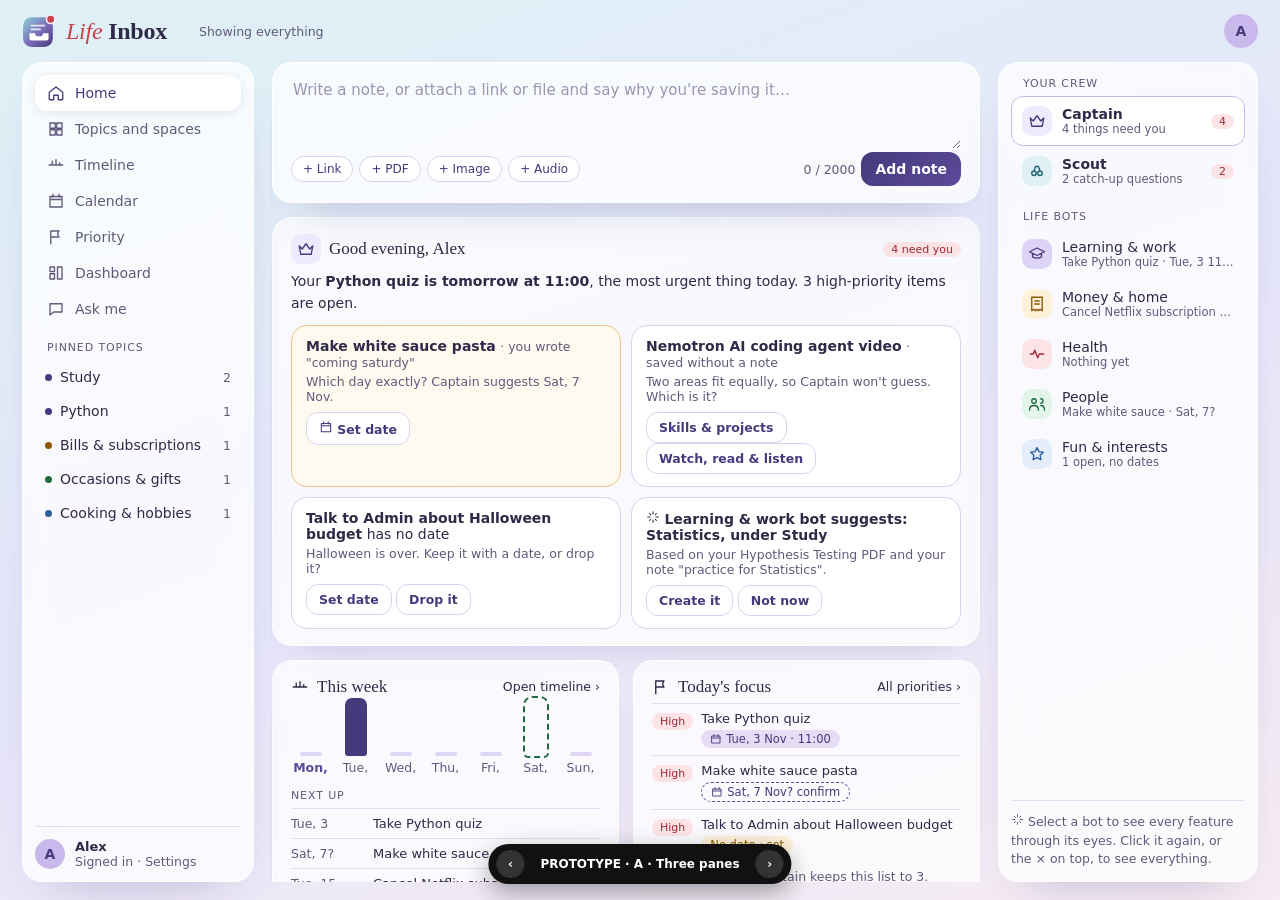
<file: docs/design/prototype/new-ui-prototype.html>
<!doctype html>
<!--
  PROTOTYPE: throwaway, not production code. Do not link from the app.
  Question it answers: "What should the redesigned Life Inbox home look like?"
  Three structurally different arrangements of the agreed three-pane idea,
  switchable with ?variant=A|B|C (floating bar at the bottom, or the arrow keys):
    A  Three panes: features left, composer + content centre, bots right (owner's pick;
       revised: fits the window, no dead space, home is a card grid, topics pack as masonry)
    B  Captain conversation: chat-style centre, features rail left, "studio" view panel right
    C  Today focus: one calm centre column, features and bots as slim rails that open sheets
  Data is the owner's real sample notes, hard-coded. Nothing is saved; reload resets it.
  Life bots are the five areas from docs/research-life-categories.md, 3 default topics each,
  filed by rules R1-R6; an unclear note waits in Captain's "Needs you" (no catch-all topic).
  Styling copies the calm "Enter your Life" login palette (powder blue, lavender, soft red).
-->
<html lang="en">
<head>
<meta charset="utf-8" />
<meta name="viewport" content="width=device-width, initial-scale=1" />
<title>PROTOTYPE · Life Inbox new UI</title>
<style>
:root{--powder:#b0e0e6;--powder-soft:#dff1f5;--lav:#e6e6fa;--lav-mid:#c9b8ec;--lav-deep:#5b4a99;--lav-deeper:#463a7c;--rose:#f3c4cc;--red:#c8414d;--red-soft:#fbe3e6;--ink:#2e2a47;--ink-soft:#5f5a7a;--line:#d9d3ee;--card:rgba(255,255,255,.74);--amber-soft:#fdf1d8;--amber:#8a5a00;--green-soft:#e3f4ea;--green:#1f6b3f;
--serif:"Iowan Old Style","Palatino Linotype",Palatino,Georgia,serif;--sans:system-ui,-apple-system,"Segoe UI",Roboto,Arial,sans-serif}
*{box-sizing:border-box}[hidden]{display:none!important}
body{margin:0;min-height:100vh;font-family:var(--sans);color:var(--ink);font-size:14px;background:linear-gradient(160deg,var(--powder-soft) 0%,var(--lav) 52%,#f7ecf3 100%);background-attachment:fixed}
button{font:inherit;cursor:pointer}
.glass{background:var(--card);border:1px solid rgba(255,255,255,.85);border-radius:20px;box-shadow:0 24px 50px -30px rgba(70,58,124,.35);backdrop-filter:blur(14px)}
.top{display:flex;align-items:center;gap:14px;padding:14px 22px}
.wm{display:flex;align-items:center;gap:10px;font-family:var(--serif);font-weight:600;font-size:24px;letter-spacing:-.01em}
.wm i{font-style:italic;font-weight:500;color:var(--red)}
.lens{display:inline-flex;align-items:center;gap:6px;padding:5px 10px;border-radius:999px;background:var(--lav-deep);color:#fff;font-size:12px}
.lens button{background:none;border:0;color:#fff;padding:0 2px;font-size:14px}
.av{width:34px;height:34px;border-radius:50%;background:var(--lav-mid);display:grid;place-items:center;font-weight:600;color:var(--lav-deeper);margin-left:auto}
.nav{display:flex;align-items:center;gap:10px;padding:9px 12px;border-radius:12px;color:var(--ink-soft);border:0;background:none;width:100%;text-align:left}
.nav:hover{background:rgba(255,255,255,.6)}.nav.on{background:#fff;color:var(--lav-deeper);box-shadow:0 2px 8px rgba(70,58,124,.12)}
.nav svg{flex:none}
.sec{font-size:11px;letter-spacing:.08em;text-transform:uppercase;color:var(--ink-soft);margin:14px 12px 6px}
.bot{display:flex;align-items:center;gap:10px;padding:9px 10px;border-radius:12px;border:1px solid transparent;background:none;width:100%;text-align:left;color:var(--ink)}
.bot:hover{background:rgba(255,255,255,.6)}.bot.on{background:#fff;border-color:var(--lav-mid)}
.bico{width:30px;height:30px;border-radius:10px;display:grid;place-items:center;flex:none}
.badge{margin-left:auto;font-size:11px;padding:1px 8px;border-radius:999px;background:var(--red-soft);color:#9f2a35}
.h1{font-family:var(--serif);font-weight:500;font-size:26px;margin:0}
.h2{font-family:var(--serif);font-weight:500;font-size:20px;margin:0}
.mut{color:var(--ink-soft);font-size:12.5px}
.chip{display:inline-flex;align-items:center;gap:4px;font-size:11.5px;padding:2px 9px;border-radius:999px;background:rgba(201,184,236,.45);color:var(--lav-deeper);border:0;white-space:nowrap}
button.chip:hover{background:var(--lav-mid)}
.pri{font-size:11px;padding:2px 8px;border-radius:999px;white-space:nowrap}
.p-hi{background:var(--red-soft);color:#9f2a35}.p-md{background:var(--amber-soft);color:var(--amber)}.p-lo{background:rgba(176,224,230,.55);color:#1f6170}
.row{display:flex;align-items:center;gap:10px;padding:10px 0;border-top:1px solid rgba(201,184,236,.45)}
.link{background:none;border:0;padding:0;color:var(--ink);text-align:left}.link:hover{color:var(--lav-deep);text-decoration:underline}
.btn{border:0;border-radius:12px;padding:9px 14px;background:linear-gradient(135deg,var(--lav-deeper),var(--lav-deep));color:#fff;font-weight:600}
.btn2{border:1.5px solid var(--line);border-radius:12px;padding:7px 12px;background:#fff;color:var(--lav-deeper);font-weight:600;font-size:12.5px}
.btn2:hover{border-color:var(--lav-deep)}
.compose{padding:16px 18px}
.compose textarea{width:100%;min-height:70px;border:0;background:transparent;resize:vertical;font:inherit;font-size:15px;color:var(--ink);outline:none}
.compose textarea::placeholder{color:#9a95b3}
.att{display:flex;gap:6px;flex-wrap:wrap;align-items:center}
.attb{border:1.5px solid var(--line);background:#fff;border-radius:999px;padding:5px 11px;font-size:12px;color:var(--lav-deeper)}
.attchip{display:inline-flex;align-items:center;gap:8px;margin:8px 0;padding:6px 10px;border-radius:12px;background:var(--powder-soft);font-size:12.5px}
.grid-tiles{display:grid;grid-template-columns:repeat(auto-fill,minmax(170px,1fr));gap:12px}
.tile{background:#fff;border:1px solid var(--line);border-radius:16px;padding:14px;text-align:left;color:var(--ink)}
.tile:hover{border-color:var(--lav-deep);transform:translateY(-1px)}
.cal{display:grid;grid-template-columns:repeat(7,1fr);gap:6px}
.day{background:#fff;border:1px solid var(--line);border-radius:12px;min-height:64px;padding:6px;text-align:left;font-size:12px;color:var(--ink)}
.day:hover{border-color:var(--lav-deep)}.day.today{outline:2px solid var(--lav-deep)}
.dot{display:inline-block;width:7px;height:7px;border-radius:50%;margin:4px 2px 0 0}
.dash{border:1.5px dashed var(--lav-deep);background:transparent}
.cols{display:grid;grid-template-columns:repeat(3,minmax(0,1fr));gap:10px}
.col{background:rgba(255,255,255,.55);border-radius:16px;padding:10px}
.tcard{background:#fff;border:1px solid var(--line);border-radius:12px;padding:9px 10px;margin-top:8px;text-align:left;width:100%;color:var(--ink)}
.tcard:hover{border-color:var(--lav-deep)}
.metric{background:#fff;border-radius:16px;padding:14px;border:1px solid var(--line)}
.metric b{display:block;font-family:var(--serif);font-weight:500;font-size:28px}
.bar{height:10px;border-radius:999px;background:rgba(201,184,236,.35);overflow:hidden}.bar>span{display:block;height:100%;border-radius:999px;background:linear-gradient(90deg,var(--powder),var(--lav-deep))}
.need{background:#fff;border:1px solid var(--line);border-radius:16px;padding:12px 14px;margin-top:10px}
.needs{display:flex;flex-wrap:wrap;gap:10px;margin-top:10px}.needs>.need{flex:1 1 230px;margin-top:0}
.need.warn{border-color:#f0c38a;background:#fffaf0}
.pop{position:absolute;z-index:30;width:290px;padding:14px;border-radius:18px;background:#fff;border:1px solid var(--line);box-shadow:0 24px 50px -20px rgba(70,58,124,.5)}
.pcal{display:grid;grid-template-columns:repeat(7,1fr);gap:3px;text-align:center;font-size:12px;margin-top:8px}
.pcal button{border:0;background:none;border-radius:8px;padding:6px 0;color:var(--ink)}.pcal button:hover{background:var(--lav)}
.pcal .sel{background:var(--lav-deep);color:#fff}.pcal .sug{outline:1.5px dashed var(--lav-deep)}
.sheet-bg{position:fixed;inset:0;background:rgba(46,42,71,.25);z-index:20;display:flex;justify-content:flex-end}
.sheet{width:min(560px,100%);height:100%;overflow:auto;padding:22px;background:#fbfaff;border-left:1px solid var(--line)}
.bubble{max-width:82%;padding:10px 14px;border-radius:16px;line-height:1.55}
.b-me{margin-left:auto;background:var(--lav-deep);color:#fff;border-bottom-right-radius:4px}
.b-ai{background:#fff;border:1px solid var(--line);border-bottom-left-radius:4px}
.how{margin-top:8px;padding:8px 10px;border-radius:12px;background:var(--powder-soft);font-size:12px;color:#1f4f59}
.cite{border:0;background:var(--lav);color:var(--lav-deeper);border-radius:6px;padding:0 5px;font-size:11px;vertical-align:1px}
.toast{position:fixed;left:50%;top:18px;transform:translateX(-50%);z-index:60;background:var(--ink);color:#fff;padding:10px 16px;border-radius:12px;font-size:13px}
.proto{position:fixed;left:50%;bottom:16px;transform:translateX(-50%);z-index:70;display:flex;align-items:center;gap:6px;background:#111;color:#fff;border-radius:999px;padding:6px 8px;font:600 12px/1 var(--sans);box-shadow:0 8px 24px rgba(0,0,0,.35)}
.proto button{background:#333;color:#fff;border:0;border-radius:999px;width:28px;height:28px}
.proto span{padding:0 10px}
/* layouts */
.shellA{height:100vh;display:flex;flex-direction:column;overflow:hidden}
.A{flex:1;min-height:0;display:grid;grid-template-columns:232px minmax(0,1fr) 260px;gap:16px;padding:0 22px 18px}
.paneA{min-height:0;overflow:auto;display:flex;flex-direction:column;padding:12px}
.centerA{min-height:0;overflow:auto;display:flex;flex-direction:column;gap:14px;padding:0 2px 64px}
.homeGrid{display:grid;grid-template-columns:repeat(auto-fit,minmax(250px,1fr));gap:14px}
.card{background:var(--card);border:1px solid rgba(255,255,255,.85);border-radius:20px;padding:16px 18px;box-shadow:0 18px 40px -30px rgba(70,58,124,.35)}
.cardHead{display:flex;align-items:center;gap:8px;margin-bottom:6px}
.cardHead .h2{font-size:17px}
.mini{display:flex;align-items:center;gap:8px;padding:7px 0;border-top:1px solid rgba(201,184,236,.45);font-size:13px}
.botline{font-size:11.5px;color:var(--ink-soft);white-space:nowrap;overflow:hidden;text-overflow:ellipsis}
.masonry{display:grid;grid-template-columns:repeat(auto-fill,minmax(250px,1fr));grid-auto-rows:6px;grid-auto-flow:dense;column-gap:14px;align-items:start}
.ghost{background:transparent;border:1.5px dashed var(--lav-mid);box-shadow:none}
.masonry>.group{margin:0}
.trow{display:flex;align-items:center;gap:8px;width:100%;padding:9px 10px;border:0;border-radius:12px;background:transparent;text-align:left;color:var(--ink)}
.trow:hover{background:rgba(255,255,255,.8)}
.trow.sub{padding-left:30px;font-size:13px}
.trow.empty{color:var(--ink-soft)}
.count{margin-left:auto;font-family:var(--serif);font-size:18px}
.paneFoot{margin-top:auto;padding-top:12px;border-top:1px solid rgba(201,184,236,.45)}
.spark{display:flex;align-items:flex-end;gap:6px;height:70px;margin:8px 0 4px}
.spark>div{flex:1;display:flex;flex-direction:column;align-items:center;gap:4px}
.spark span.b{width:100%;max-width:22px;border-radius:7px 7px 3px 3px}
.B{display:grid;grid-template-columns:230px minmax(0,1fr) minmax(0,440px);gap:16px;padding:0 22px 80px}
.C{display:grid;grid-template-columns:64px minmax(0,760px) 64px;justify-content:center;gap:22px;padding:0 22px 80px}
.rail{display:flex;flex-direction:column;gap:6px;align-items:center;padding:10px 0;position:sticky;top:12px;height:fit-content}
.rbtn{width:46px;height:46px;border-radius:14px;border:0;background:rgba(255,255,255,.6);display:grid;place-items:center;color:var(--ink-soft);position:relative}
.rbtn:hover,.rbtn.on{background:#fff;color:var(--lav-deeper)}
.rbtn .badge{position:absolute;top:-4px;right:-6px;margin:0}
@media (max-width:900px){.shellA{height:auto;overflow:visible}.centerA,.paneA{overflow:visible}.A,.B{grid-template-columns:1fr}.C{grid-template-columns:1fr}.rail{flex-direction:row;position:static;justify-content:center;flex-wrap:wrap}}
</style>
</head>
<body>
<div id="app"></div>
<div id="layer"></div>
<div class="proto" id="proto"></div>
<script>
// ---------------------------------------------------------------- icons
const I={home:'M3 11l9-7 9 7v9a1 1 0 0 1-1 1h-5v-6H9v6H4a1 1 0 0 1-1-1z',topics:'M4 4h7v7H4zM13 4h7v7h-7zM4 13h7v7H4zM13 13h7v7h-7z',timeline:'M3 12h18M7 12V7M12 12V5M17 12V9',calendar:'M4 6h16v14H4zM4 10h16M8 3v4M16 3v4',flag:'M5 21V4h11l-2 4 2 4H5',dash:'M4 13h6v7H4zM14 4h6v16h-6zM4 4h6v6H4z',ask:'M4 5h16v11H9l-5 4z',crown:'M3 8l4 4 5-7 5 7 4-4-2 11H5z',scout:'M5 15a3 3 0 1 0 6 0 3 3 0 1 0-6 0M13 15a3 3 0 1 0 6 0 3 3 0 1 0-6 0M8 12l2-6h4l2 6',learn:'M2 9l10-5 10 5-10 5zM6 11v5c3 2 9 2 12 0v-5',money:'M5 3h14v18l-3-2-2 2-2-2-2 2-2-2-3 2zM9 8h6M9 12h6',health:'M3 12h4l2-5 4 10 2-5h6',fun:'M12 3.5l2.6 5.3 5.9.9-4.3 4.1 1 5.8-5.2-2.8-5.2 2.8 1-5.8-4.3-4.1 5.9-.9z',people:'M8 11a3 3 0 1 0 0-6 3 3 0 0 0 0 6zM2 20c0-4 3-6 6-6s6 2 6 6M17 11a3 3 0 1 0 0-6M17 14c3 0 5 2 5 6',x:'M6 6l12 12M18 6L6 18',back:'M15 6l-6 6 6 6',link:'M10 14a4 4 0 0 0 6 0l3-3a4 4 0 0 0-6-6l-1 1M14 10a4 4 0 0 0-6 0l-3 3a4 4 0 0 0 6 6l1-1',spark:'M12 3v4M12 17v4M3 12h4M17 12h4M6 6l2 2M16 16l2 2M6 18l2-2M16 8l2-2'};
const ic=(n,s=18)=>`<svg width="${s}" height="${s}" viewBox="0 0 24 24" fill="none" stroke="currentColor" stroke-width="1.8" stroke-linecap="round" stroke-linejoin="round" aria-hidden="true"><path d="${I[n]}"/></svg>`;
const esc=s=>String(s??'').replace(/[&<>"]/g,c=>({'&':'&amp;','<':'&lt;','>':'&gt;','"':'&quot;'}[c]));

// ---------------------------------------------------------------- data (owner's real sample notes)
// The five life areas (docs/research-life-categories.md). Each starts with 3 default topics;
// Python and Pill reminder are the owner's own subtopics, showing users can add more.
const BOTS={
 learn:{n:'Learning & work',i:'learn',c:'#dcd3f7',fg:'#463a7c',topics:['Study','Python','Work & career','Skills & projects']},
 money:{n:'Money & home',i:'money',c:'#fdf1d8',fg:'#8a5a00',topics:['Bills & subscriptions','Bank, tax & documents','Home & errands']},
 health:{n:'Health',i:'health',c:'#fbe3e6',fg:'#9f2a35',topics:['Medicines & doctors','Pill reminder','Fitness & food','Mind & mood']},
 people:{n:'People',i:'people',c:'#e3f4ea',fg:'#1f6b3f',topics:['Family','Friends & partner','Occasions & gifts']},
 fun:{n:'Fun & interests',i:'fun',c:'#e3edfb',fg:'#2f5e9e',topics:['Watch, read & listen','Cooking & hobbies','Trips & places']}};
const TOPICS={'Study':{bot:'learn',parent:null,d:'Courses, exams, assignments, college life'},'Python':{bot:'learn',parent:'Study',d:'I want to learn Python'},
 'Work & career':{bot:'learn',parent:null,d:'Job or internship tasks, meetings, interviews'},'Skills & projects':{bot:'learn',parent:null,d:'Tutorials, tools to try, side projects, app ideas'},
 'Bills & subscriptions':{bot:'money',parent:null,d:'Rent, bills, EMIs, subscriptions, fees'},'Bank, tax & documents':{bot:'money',parent:null,d:'Savings, tax, insurance, IDs, warranties'},'Home & errands':{bot:'money',parent:null,d:'Groceries, shopping, chores, repairs, pets'},
 'Medicines & doctors':{bot:'health',parent:null,d:'Pills, refills, appointments, tests'},'Pill reminder':{bot:'health',parent:'Medicines & doctors',d:'When to take which pills'},
 'Fitness & food':{bot:'health',parent:null,d:'Workouts, sport, sleep, diet'},'Mind & mood':{bot:'health',parent:null,d:'Stress, therapy, meditation, journaling'},
 'Family':{bot:'people',parent:null,d:'Parents, siblings, kids: needs and plans'},'Friends & partner':{bot:'people',parent:null,d:'Catch-ups, people to call or message'},'Occasions & gifts':{bot:'people',parent:null,d:'Birthdays, dates, weddings, parties, gifts'},
 'Watch, read & listen':{bot:'fun',parent:null,d:'Shows, films, books, podcasts, videos'},'Cooking & hobbies':{bot:'fun',parent:null,d:'Recipes to try, games, crafts'},'Trips & places':{bot:'fun',parent:null,d:'Holidays, bookings, packing, places to visit'}};
// rule = the boundary rule (R1-R6) that decided the area; shown under "Why it's here".
// status 'needs' = Captain wasn't sure (R6): the note waits in "Needs you" with its choices.
let ITEMS=[
 {id:1,title:'Take Python quiz',topic:'Python',type:'Note',pri:'hi',date:'2026-11-03',time:'11:00',conf:'note',note:null,src:'I need to give Python quiz tomorrow at 11:00am',why:'Explicit exam tomorrow at 11:00',rule:'R5 · the subject decides: a course quiz',status:'open'},
 {id:2,title:'Make white sauce pasta',topic:'Occasions & gifts',type:'Link',pri:'hi',date:null,sug:'2026-11-07',fuzzy:'coming saturdy',note:'I want to make White Sauce Pasta for my Date on coming saturdy.',src:'youtube.com · Kabita\'s Kitchen · creamy white sauce pasta recipe',why:'Planned for a date on Saturday',rule:'R3 · your purpose beats the content: it\'s a recipe, but it\'s "for my Date"',status:'open'},
 {id:3,title:'Talk to Admin about Halloween budget',topic:'Study',type:'Image',pri:'hi',date:null,note:'I have to talk to Admin team of my college about budget for Halloween event.',src:'Halloween final Mail communication image.png (text not readable yet)',why:'Discussion needed about an event budget',rule:'R4 · it\'s the college\'s budget, not your money',status:'open'},
 {id:4,title:'Practice Statistics hypothesis testing',topic:'Study',type:'PDF',pri:'md',date:null,note:'These are the questions I need to practice for Statistics.',src:'8 PP - Hypothesis Testing.pdf',why:'Practice to do, no deadline',rule:'R3 · your note says it\'s "for Statistics"',status:'open'},
 {id:5,title:'Cancel Netflix subscription',topic:'Bills & subscriptions',type:'Note',pri:'md',date:'2026-12-15',conf:'note',note:null,src:'I need to cancel my Netflix subscription on 15th December 2026',why:'Scheduled, not urgent yet',rule:'R2 · cancelling a subscription is a money task, even for a show',status:'open'},
 {id:6,title:'Butter chicken recipe',topic:'Cooking & hobbies',type:'Note',pri:'lo',date:null,note:null,src:'Butter chicken: marinate 500 g chicken in yogurt, ginger-garlic paste…',why:'Saved for someday',rule:'R5 · a recipe to try, with no occasion',status:'open'},
 {id:7,title:'Nemotron AI coding agent video',topic:null,choices:['Skills & projects','Watch, read & listen'],type:'Link',pri:'lo',date:null,note:null,src:'youtube.com · The free AI coding agent you need to try',why:'A coding-tool video saved without a note',hint:'saved without a note',rule:'R6 · two areas fit equally, so Captain asks instead of guessing',status:'needs'}];
const MEMORY={learn:[['Student, learning Python and Statistics','notes #1, #4'],['Organises a college Halloween event','note #3'],['Python quiz on Tue 3 Nov, 11:00','note #1 (time memory)']],
 money:[['Tracks subscriptions to cancel','note #5'],['Netflix cancel on 15 Dec','note #5 (time memory)']],
 health:[], people:[['Date night planned for Saturday','note #2 (time memory, unconfirmed)']], fun:[['Likes cooking Indian food and pasta','notes #2, #6']]};
const TODAY=new Date(2026,10,2);
let S={variant:new URLSearchParams(location.search).get('variant')||'A',lens:null,view:'home',topicPage:null,sheet:null,askLog:[],attach:null,scout:{done:{}},notice:null,studio:'calendar'};
const botOf=it=>TOPICS[it.topic]?.bot;
const vis=()=>ITEMS.filter(it=>it.status==='open'&&(!S.lens||botOf(it)===S.lens));
const fmt=d=>{if(!d)return'';const x=new Date(d+'T00:00');return x.toLocaleDateString('en-GB',{weekday:'short',day:'numeric',month:'short'})};
const pathOf=t=>{const tp=TOPICS[t];return tp.parent?[tp.parent,t]:[t]};
const priLabel={hi:'High',md:'Medium',lo:'Low'};
const needs=()=>{const n=[];ITEMS.filter(i=>i.status==='open'&&i.fuzzy&&!i.date).forEach(i=>n.push({k:'date',i}));ITEMS.filter(i=>i.status==='needs').forEach(i=>n.push({k:'area',i}));ITEMS.filter(i=>i.status==='open'&&i.id===3&&!i.date).forEach(i=>n.push({k:'nodate',i}));if(!S.statDone)n.push({k:'topic'});return n};
const scoutQs=[{id:3,q:'Halloween was on 31 Oct. Still need to talk to Admin about the budget?'},{id:6,q:'You saved the butter chicken recipe 2 days ago. Still planning to make it?'}];

// ---------------------------------------------------------------- shared pieces
function datePill(it){if(it.date)return `<button class="chip" data-act="date" data-id="${it.id}" title="${it.conf==='you'?'Confirmed by you':'From your note'}">${ic('calendar',12)} ${fmt(it.date)}${it.time?' · '+it.time:''}${it.conf==='you'?' ✓':''}</button>`;
 if(it.sug)return `<button class="chip dash" data-act="date" data-id="${it.id}">${ic('calendar',12)} ${fmt(it.sug)}? confirm</button>`;
 return `<button class="chip" data-act="date" data-id="${it.id}" style="background:var(--amber-soft);color:var(--amber)">No date · set</button>`}
function crumb(it){return pathOf(it.topic).map(t=>`<button class="link mut" data-act="topic" data-t="${t}">${esc(t)}</button>`).join(' <span class="mut">›</span> ')}
function itemRow(it){return `<div class="row"><span class="bico" style="width:26px;height:26px;background:${BOTS[botOf(it)].c};color:${BOTS[botOf(it)].fg}">${ic(BOTS[botOf(it)].i,14)}</span>
 <div style="flex:1;min-width:0"><button class="link" data-act="open" data-id="${it.id}">${esc(it.title)}</button><div style="margin-top:2px">${crumb(it)}</div></div>${datePill(it)}<span class="pri p-${it.pri}">${priLabel[it.pri]}</span></div>`}
function composer(big){return `<div class="glass compose">
 <textarea id="noteText" maxlength="2000" placeholder="Write a note, or attach a link or file and say why you're saving it…" ${big?'style="min-height:110px"':''}></textarea>
 ${S.attach?`<div class="attchip">${ic('link',14)} <b>${S.attach.kind}</b> ${esc(S.attach.label)} <button class="link" data-act="unattach">${ic('x',14)}</button></div>`:''}
 <div class="att"><button class="attb" data-act="attach" data-k="Link">+ Link</button><button class="attb" data-act="attach" data-k="PDF">+ PDF</button><button class="attb" data-act="attach" data-k="Image">+ Image</button><button class="attb" data-act="attach" data-k="Audio">+ Audio</button>
 <span style="flex:1"></span><span class="mut" id="cc">0 / 2000</span><button class="btn" data-act="add">${S.attach?'Add '+S.attach.kind.toLowerCase()+' with note':'Add note'}</button></div></div>`}
function lensChip(){return S.lens?`<span class="lens">Viewing: ${BOTS[S.lens].n} <button data-act="lens" data-b="" aria-label="Show everything">×</button></span>`:`<span class="mut">Showing everything</span>`}
function botsList(){const items=[['captain','Captain','crown','#efeafd','#463a7c',needs().length],['scout','Scout','scout','#dff1f5','#1f6170',scoutQs.filter(q=>!S.scout.done[q.id]).length]];
 return `<div class="sec">Your crew</div>${items.map(b=>`<button class="bot ${(b[0]==='captain'&&S.view==='home'&&!S.lens)||(S.view==='scout'&&b[0]==='scout')?'on':''}" data-act="${b[0]}"><span class="bico" style="background:${b[3]};color:${b[4]}">${ic(b[2])}</span><span><b style="font-weight:600">${b[1]}</b><div class="mut">${b[0]==='captain'?'Sees everything':'Weekly catch-up'}</div></span>${b[5]?`<span class="badge">${b[5]}</span>`:''}</button>`).join('')}
 <div class="sec">Life bots</div>${Object.entries(BOTS).map(([k,b])=>{const n=ITEMS.filter(i=>i.status==='open'&&botOf(i)===k).length;return `<button class="bot ${S.lens===k?'on':''}" data-act="lens" data-b="${k}"><span class="bico" style="background:${b.c};color:${b.fg}">${ic(b.i)}</span><span>${b.n}</span>${n?`<span class="badge" style="background:var(--lav);color:var(--lav-deeper)">${n}</span>`:''}</button>`}).join('')}`}
const FEATS=[['topics','Topics and spaces','topics'],['timeline','Timeline','timeline'],['calendar','Calendar','calendar'],['priority','Priority','flag'],['dashboard','Dashboard','dash'],['ask','Ask me','ask']];
function featNav(compact){return FEATS.map(f=>`<button class="nav ${S.view===f[0]?'on':''}" data-act="view" data-v="${f[0]}">${ic(f[2])}${compact?'':f[1]}</button>`).join('')}

// ---------------------------------------------------------------- views
function vCaptain(){const n=needs();const open=vis();const hi=open.filter(i=>i.pri==='hi');
 return `<div class="glass" style="padding:18px 20px"><div style="display:flex;align-items:center;gap:10px"><span class="bico" style="background:#efeafd;color:#463a7c">${ic('crown')}</span><h2 class="h2">Good evening. Here's your life today.</h2></div>
 <p style="line-height:1.65;margin:10px 0 0">Your <b>Python quiz is tomorrow at 11:00</b>, the most urgent thing. ${hi.length} high-priority items are open, and ${n.length} things need a quick answer from you.</p>
 <div class="sec" style="margin-left:0">Needs you</div>${n.map(needCard).join('')||'<div class="mut">Nothing needs you. Enjoy your evening.</div>'}
 <div class="sec" style="margin-left:0">Today's focus</div>${open.filter(i=>i.pri==='hi').slice(0,3).map(itemRow).join('')}</div>`}
function areaButtons(it){return it.choices?it.choices.map(t=>`<button class="btn2" data-act="area" data-id="${it.id}" data-t="${esc(t)}" title="${esc(BOTS[TOPICS[t].bot].n)}">${esc(t)}</button>`).join(' '):Object.entries(BOTS).map(([k,b])=>`<button class="chip" data-act="areabot" data-id="${it.id}" data-b="${k}" style="background:${b.c};color:${b.fg};margin:0 4px 4px 0">${esc(b.n)}</button>`).join('')}
function needCard(x){if(x.k==='area')return `<div class="need"><div><b style="font-weight:600">${esc(x.i.title)}</b> <span class="mut">· ${esc(x.i.hint||'not sure where it goes')}</span></div><div class="mut" style="margin:4px 0 8px">${x.i.choices?'Two areas fit equally, so Captain won\'t guess. Which is it?':'Captain couldn\'t tell which area this belongs to. Pick one:'}</div>${areaButtons(x.i)}</div>`;
 if(x.k==='date')return `<div class="need warn"><div><b style="font-weight:600">${esc(x.i.title)}</b> <span class="mut">· you wrote "${esc(x.i.fuzzy)}"</span></div><div class="mut" style="margin:4px 0 8px">Which day exactly? Captain suggests ${fmt(x.i.sug)}.</div><button class="btn2" data-act="date" data-id="${x.i.id}">${ic('calendar',14)} Set date</button></div>`;
 if(x.k==='nodate')return `<div class="need"><div><b style="font-weight:600">${esc(x.i.title)}</b> has no date</div><div class="mut" style="margin:4px 0 8px">Halloween is over. Keep it with a date, or drop it?</div><button class="btn2" data-act="date" data-id="3">Set date</button> <button class="btn2" data-act="dropit" data-id="3">Drop it</button></div>`;
 return `<div class="need"><div>${ic('spark',14)} <b style="font-weight:600">Learning &amp; work bot suggests: Statistics, under Study</b></div><div class="mut" style="margin:4px 0 8px">Based on your Hypothesis Testing PDF and your note "practice for Statistics".</div><button class="btn2" data-act="mkstat">Create it</button> <button class="btn2" data-act="nostat">Not now</button></div>`}
function vTopics(){if(S.topicPage)return vTopicPage(S.topicPage);
 const groups=Object.entries(BOTS).filter(([k])=>!S.lens||k===S.lens);const total=ITEMS.filter(i=>i.status==='open').length;
 const count=t=>ITEMS.filter(i=>i.status==='open'&&(i.topic===t||TOPICS[i.topic].parent===t)).length;
 const groupHtml=([k,b])=>{const mains=b.topics.filter(t=>!TOPICS[t].parent).sort((x,y)=>count(y)-count(x));const n=ITEMS.filter(i=>i.status==='open'&&botOf(i)===k).length;
  return `<div class="card group"><div class="cardHead"><span class="bico" style="background:${b.c};color:${b.fg}">${ic(b.i)}</span><div><h2 class="h2">${b.n}</h2><div class="mut">${n} item${n===1?'':'s'}</div></div></div>
  ${mains.map(t=>{const subs=Object.keys(TOPICS).filter(s=>TOPICS[s].parent===t);const c=count(t);
   return `<button class="trow ${c?'':'empty'}" data-act="topic" data-t="${t}"><div style="min-width:0"><div>${esc(t)}</div><div class="mut" style="white-space:nowrap;overflow:hidden;text-overflow:ellipsis">${esc(TOPICS[t].d)}</div></div><span class="count">${c}</span></button>
   ${subs.map(s=>`<button class="trow sub ${ITEMS.some(i=>i.status==='open'&&i.topic===s)?'':'empty'}" data-act="topic" data-t="${s}">↳ ${esc(s)}<span class="mut" style="margin-left:auto">${ITEMS.filter(i=>i.status==='open'&&i.topic===s).length}</span></button>`).join('')}`}).join('')}</div>`};
 const ordered=[...groups].sort((a,b)=>ITEMS.filter(i=>i.status==='open'&&botOf(i)===b[0]).length-ITEMS.filter(i=>i.status==='open'&&botOf(i)===a[0]).length);
 return `<div style="display:flex;align-items:baseline;gap:10px;flex-wrap:wrap;margin-bottom:12px"><h2 class="h2">Topics and spaces</h2><span class="mut">${total} items in ${Object.keys(TOPICS).length} topics · busiest areas first${ITEMS.some(i=>i.status==='needs')?` · ${ITEMS.filter(i=>i.status==='needs').length} waiting in Needs you`:''}</span><button class="btn2" data-act="toast" data-m="Prototype: opens the name + description form with the subtopic suggestion. Each area starts with 3 topics; add as many as you like." style="margin-left:auto">+ New topic</button></div>
 <div class="masonry">${ordered.map(groupHtml).join('')}<div class="card group ghost"><div class="cardHead">${ic('spark')}<h2 class="h2">Add your own topic</h2></div><div class="mut" style="line-height:1.5">Every area starts with 3 topics. Add as many topics and subtopics as you like, such as Study › Python.</div><button class="btn2" data-act="toast" data-m="Prototype: opens the name + description form with the subtopic suggestion" style="margin-top:10px">+ New topic</button></div></div>`}
function vTopicPage(t){const subs=Object.keys(TOPICS).filter(s=>TOPICS[s].parent===t);const its=ITEMS.filter(i=>i.status==='open'&&(i.topic===t||TOPICS[i.topic].parent===t));const b=BOTS[TOPICS[t].bot];
 return `<button class="link mut" data-act="topicsback">${ic('back',14)} All topics</button>
 <div class="mut" style="margin-top:10px">${b.n} bot › ${pathOf(t).map(x=>`<button class="link mut" data-act="topic" data-t="${x}">${esc(x)}</button>`).join(' › ')}</div>
 <h2 class="h1" style="margin:4px 0">${esc(t)}</h2><p class="mut" style="margin:0 0 10px">${esc(TOPICS[t].d)} · ${its.length} items</p>
 ${subs.length?`<div style="display:flex;gap:6px;flex-wrap:wrap;margin-bottom:6px">${subs.map(s=>`<button class="chip" data-act="topic" data-t="${s}">${esc(s)} · ${ITEMS.filter(i=>i.status==='open'&&i.topic===s).length}</button>`).join('')}</div>`:''}
 ${its.map(itemRow).join('')||'<p class="mut">Nothing here yet. Notes about this land here automatically.</p>'}`}
function weekDays(){return [...Array(7)].map((_,k)=>`2026-11-${String(2+k).padStart(2,'0')}`)}
function vTimeline(){const days=weekDays();const its=vis();const undated=its.filter(i=>!i.date).length;
 return `<h2 class="h2">Timeline · this week</h2><p class="mut">How heavy is your week? Spikes show what's due. Undated: ${undated} · <button class="link mut" data-act="captain" style="text-decoration:underline">sort them with Captain</button></p>
 <div style="position:relative;height:170px;margin:16px 6px 0"><div style="position:absolute;left:0;right:0;top:120px;border-top:2px solid var(--lav-mid)"></div>
 ${days.map((d,k)=>{const due=its.filter(i=>i.date===d||(!i.date&&i.sug===d));const x=(k+.5)/7*100;const isT=d==='2026-11-02';
 return `<div style="position:absolute;left:calc(${x}% - 30px);width:60px;top:0;height:120px;display:flex;flex-direction:column;justify-content:flex-end;align-items:center;gap:3px">${due.map(i=>`<button data-act="open" data-id="${i.id}" title="${esc(i.title)}" style="width:22px;height:${i.pri==='hi'?54:34}px;border:0;border-radius:8px 8px 3px 3px;background:${i.date?BOTS[botOf(i)].fg:'transparent'};outline:${i.date?'none':'2px dashed '+BOTS[botOf(i)].fg}"></button>`).join('')}</div>
 <div style="position:absolute;left:calc(${x}% - 30px);width:60px;top:128px;text-align:center;font-size:12px;${isT?'color:var(--lav-deep);font-weight:700':'color:var(--ink-soft)'}">${fmt(d).split(' ').slice(0,2).join(' ')}${isT?'<br>today':''}</div>`}).join('')}</div>
 <div class="sec" style="margin-left:0">Due this week</div>${its.filter(i=>days.includes(i.date)||days.includes(!i.date&&i.sug)).map(itemRow).join('')||'<p class="mut">Nothing dated this week.</p>'}`}
function vCalendar(){let g='';['Mon','Tue','Wed','Thu','Fri','Sat','Sun'].forEach(d=>g+=`<div class="mut" style="text-align:center">${d}</div>`);g+='<div></div>'.repeat(6);const its=vis();
 for(let d=1;d<=30;d++){const ds=`2026-11-${String(d).padStart(2,'0')}`;const on=its.filter(i=>i.date===ds||(!i.date&&i.sug===ds));g+=`<button class="day ${d===2?'today':''}" data-act="day" data-d="${ds}"><b style="font-weight:600">${d}</b><br>${on.map(i=>`<span class="dot" style="background:${BOTS[botOf(i)].fg};${i.date?'':'background:transparent;outline:1.5px dashed '+BOTS[botOf(i)].fg}"></span>`).join('')}</button>`}
 return `<h2 class="h2">November 2026</h2><p class="mut">Solid dot = date confirmed · dashed = suggested. Click a day.</p><div class="cal" style="position:relative">${g}</div><div id="daypop"></div>`}
function vPriority(){const c=p=>vis().filter(i=>i.pri===p).map(i=>`<button class="tcard" data-act="open" data-id="${i.id}"><div>${esc(i.title)}</div><div style="display:flex;gap:4px;margin-top:6px;flex-wrap:wrap"><span class="chip" style="background:${BOTS[botOf(i)].c};color:${BOTS[botOf(i)].fg}">${BOTS[botOf(i)].n}</span><span class="mut">${i.date?fmt(i.date):'No date'}</span></div><div class="mut" style="margin-top:4px">Why: ${esc(i.why)}</div></button>`).join('')||'<p class="mut">Nothing</p>';
 return `<h2 class="h2">Priority</h2><p class="mut">Today and the next few first. Drag a card to another column to change it (prototype: click opens).</p><div class="cols"><div class="col"><span class="pri p-hi">High</span>${c('hi')}</div><div class="col"><span class="pri p-md">Medium</span>${c('md')}</div><div class="col"><span class="pri p-lo">Low</span>${c('lo')}</div></div>`}
function vDashboard(){const per=Object.entries(BOTS).map(([k,b])=>[b.n,ITEMS.filter(i=>botOf(i)===k).length]);const max=Math.max(...per.map(p=>p[1]),1);const quiet=per.filter(p=>!p[1]).map(p=>p[0]);const top=[...per].sort((a,b)=>b[1]-a[1])[0];
 return `<h2 class="h2">Your life at a glance</h2><div style="display:grid;grid-template-columns:repeat(3,minmax(0,1fr));gap:10px;margin-top:10px"><div class="metric"><span class="mut">Captured this week</span><b>${ITEMS.length}</b></div><div class="metric"><span class="mut">Tasks done</span><b>${ITEMS.filter(i=>i.status==='done').length} of ${ITEMS.length}</b></div><div class="metric"><span class="mut">Busiest day</span><b>Sat</b></div></div>
 <div class="sec" style="margin-left:0">Where your attention went</div>${per.map(p=>`<div style="display:flex;align-items:center;gap:10px;margin:7px 0"><span style="width:150px">${p[0]}</span><div class="bar" style="flex:1"><span style="width:${p[1]/max*100}%"></span></div><span class="mut">${p[1]}</span></div>`).join('')}
 <div class="sec" style="margin-left:0">Captain noticed</div><div class="row">${ic('spark',14)} You saved 2 recipes; one is planned for Saturday.</div>${quiet.length?`<div class="row">${ic('spark',14)} ${quiet.join(' and ')} ${quiet.length>1?'have':'has'} been quiet for 2 weeks.</div>`:''}<div class="row">${ic('spark',14)} ${top[0]} is your busiest area: ${top[1]} of ${ITEMS.length} notes.</div>`}
function vBot(k){const b=BOTS[k];const its=vis();const mem=MEMORY[k];
 const summ={learn:'Python quiz tomorrow at 11:00 is your most urgent item. Statistics practice and the Halloween budget talk are waiting without dates.',money:'One subscription to cancel: Netflix on 15 Dec. Bills, documents and home errands collect here.',health:'No health items yet. Pill reminder is set up but empty.',people:'Date night on Saturday: white sauce pasta (date not confirmed).',fun:'Butter chicken is saved for someday. No trips planned yet.'}[k];
 return `<div style="display:flex;align-items:center;gap:10px"><span class="bico" style="background:${b.c};color:${b.fg};width:40px;height:40px">${ic(b.i,22)}</span><div><h2 class="h1">${b.n} bot</h2><div class="mut">Looks after: ${b.topics.filter(t=>!TOPICS[t].parent).join(' · ')}</div></div></div>
 <p style="line-height:1.65">${summ}</p><div class="sec" style="margin-left:0">What you need to do</div>${its.map(itemRow).join('')||'<p class="mut">Nothing to do here right now.</p>'}
 <div class="sec" style="margin-left:0">What I learned about you</div>${k==='health'?`<div class="need">Health memory is off. Health details are sensitive, so this bot only remembers them if you allow it. <div style="margin-top:8px"><button class="btn2" data-act="toast" data-m="Prototype: would ask for explicit consent">Allow health memory</button></div></div>`:(mem.map(m=>`<div class="row"><span style="flex:1">${esc(m[0])}</span><span class="mut">from ${m[1]}</span><button class="link mut" data-act="toast" data-m="Prototype: edit or delete this memory">Edit</button></div>`).join('')||'<p class="mut">Nothing learned yet.</p>')}
 <div class="mut" style="margin-top:12px">Tip: with this bot selected, every left-panel view shows only ${b.n.toLowerCase()} items.</div>`}
function vScout(){const qs=scoutQs.filter(q=>ITEMS.find(i=>i.id===q.id).status==='open'||S.scout.done[q.id]);
 return `<div style="display:flex;align-items:center;gap:10px"><span class="bico" style="background:#dff1f5;color:#1f6170;width:40px;height:40px">${ic('scout',22)}</span><div><h2 class="h1">Scout catch-up</h2><div class="mut">A minute to keep your inbox honest. Your answers update the bots' memory.</div></div></div>
 ${qs.map(q=>{const it=ITEMS.find(i=>i.id===q.id);const d=S.scout.done[q.id];return `<div class="need">${esc(q.q)}<div style="margin-top:4px">${crumb(it)}</div>${d?`<div style="margin-top:8px;color:var(--green)">${d}</div>`:`<div style="margin-top:8px;display:flex;gap:6px;flex-wrap:wrap"><button class="btn2" data-act="scout" data-id="${q.id}" data-a="done">Done</button><button class="btn2" data-act="scout" data-id="${q.id}" data-a="later">Not yet, new date</button><button class="btn2" data-act="scout" data-id="${q.id}" data-a="drop">Drop it</button></div>`}</div>`}).join('')}
 ${S.notice?`<div class="how" style="margin-top:12px">${S.notice}</div>`:''}`}
// ---------------------------------------------------------------- Ask me
const ASK_SUG=['What do I have this week?','What am I cooking for my date?','Which video is for Python?','What did I save about money?'];
function answer(q){const t=q.toLowerCase();const lens=S.lens;const its=vis();const cite=i=>`<button class="cite" data-act="open" data-id="${i.id}">#${i.id}</button>`;
 const how=(bots,mem,notes)=>`<div class="how">How I answered: Captain asked <b>${bots}</b> · used ${mem} memory facts · read notes ${notes.map(i=>'#'+i.id).join(', ')||'none'} · answer uses only your notes</div>`;
 if(/week|this week|upcoming|due/.test(t)){const days=weekDays();const w=its.filter(i=>days.includes(i.date)||days.includes(!i.date&&i.sug));
  if(!w.length)return {a:`Nothing is dated this week${lens?' in '+BOTS[lens].n:''}. ${its.find(i=>i.date)?`Next up: ${esc(its.find(i=>i.date).title)} on ${fmt(its.find(i=>i.date).date)} ${cite(its.find(i=>i.date))}.`:''}`,h:how(lens?BOTS[lens].n:'all bots',2,[])};
  return {a:w.map(i=>`${esc(i.title)}: ${i.date?fmt(i.date)+(i.time?' at '+i.time:''):'probably '+fmt(i.sug)+' (you wrote "'+esc(i.fuzzy)+'", not confirmed yet)'} ${cite(i)}`).join('<br>')+(w.some(i=>!i.date)?`<div style="margin-top:8px"><button class="btn2" data-act="date" data-id="2">Confirm Saturday's date</button></div>`:''),h:how(lens?BOTS[lens].n:[...new Set(w.map(i=>BOTS[botOf(i)].n))].join(', '),3,w)}}
 if(/cook|date|recipe|pasta/.test(t)){const p=ITEMS.find(i=>i.id===2),bc=ITEMS.find(i=>i.id===6);if(lens&&lens!=='people'&&lens!=='fun')return {a:`I only looked in ${BOTS[lens].n} because that bot is selected, and there's nothing about cooking there. Clear the lens to search everything.`,h:how(BOTS[lens].n,0,[])};
  if(lens==='fun')return {a:`In Fun & interests: a butter chicken recipe saved for someday ${cite(bc)}. Your date-night pasta is filed under People, because your note says it's for a date. Clear the lens to see both.`,h:how(BOTS.fun.n,1,[bc])};
  return {a:`White sauce pasta ${cite(p)}. You saved a Kabita's Kitchen video and wrote that it's for your date on coming Saturday. ${p.date?'Date confirmed: '+fmt(p.date)+'.':'The date isn\'t confirmed yet.'}${lens?'':` You also saved a butter chicken recipe for someday ${cite(bc)}.`}`,h:how(lens?BOTS[lens].n:'People, Fun & interests',2,lens?[p]:[p,bc])}}
 if(/python/.test(t)){const v=ITEMS.find(i=>i.id===7);return {a:`None of your saved videos is marked as being for Python. The closest is the Nemotron AI coding agent video ${cite(v)}, but you didn't add a note linking it to Python, so I won't assume it.${v.status==='needs'?' It\'s waiting in Needs you for you to pick its area.':''} Your Python item is the quiz tomorrow at 11:00 ${cite(ITEMS.find(i=>i.id===1))}.`,h:how('Learning & work',2,[v,ITEMS.find(i=>i.id===1)])}}
 if(/money|bill|netflix|subscri/.test(t)){const n=ITEMS.find(i=>i.id===5);return {a:`One money item: cancel Netflix on ${fmt(n.date)} ${cite(n)}. The Money & home bot remembers you track subscriptions to cancel, so it will remind you a few days before.`,h:how('Money & home',1,[n])}}
 return {a:`I couldn't find that in your notes, so I won't guess. Try asking about your week, a topic, or a date.`,h:how(lens?BOTS[lens].n:'all bots',0,[])}}
function vAsk(){return `<h2 class="h2">Ask me</h2><p class="mut">Answers come only from your notes and memory, with links to the notes they used. ${S.lens?'Answering from '+BOTS[S.lens].n+' only.':'Answering from everything.'}</p>
 <div style="display:flex;gap:6px;flex-wrap:wrap;margin:8px 0">${ASK_SUG.map(s=>`<button class="chip" data-act="ask" data-q="${esc(s)}">${esc(s)}</button>`).join('')}</div>
 <div style="display:flex;flex-direction:column;gap:10px;margin:12px 0">${S.askLog.map(m=>m.me?`<div class="bubble b-me">${esc(m.me)}</div>`:`<div class="bubble b-ai">${m.a}${m.h}</div>`).join('')||'<p class="mut">Ask anything about your inbox.</p>'}</div>
 <div style="display:flex;gap:8px"><input id="askIn" placeholder="What did I plan for Saturday?" style="flex:1;border:1.5px solid var(--line);border-radius:12px;padding:10px 12px;font:inherit;background:#fff"><button class="btn" data-act="askgo">Ask</button></div>`}
function viewHtml(v){if(S.lens&&v==='home')return vBot(S.lens);return {home:vCaptain,topics:vTopics,timeline:vTimeline,calendar:vCalendar,priority:vPriority,dashboard:vDashboard,ask:vAsk,scout:vScout}[v]()}
// ---------------------------------------------------------------- item sheet (shared)
function itemSheet(id){const it=ITEMS.find(i=>i.id===id);const b=BOTS[botOf(it)];const rel=b?ITEMS.filter(i=>i.id!==id&&i.status==='open'&&(i.topic===it.topic||TOPICS[i.topic].parent===it.topic||TOPICS[it.topic].parent===i.topic)):[];
 return `<div class="sheet-bg" data-act="close"><div class="sheet" data-stop="1"><button class="link mut" data-act="close">${ic('x',14)} Close</button>
 <div class="mut" style="margin-top:12px">${b?`${b.n} bot › ${crumb(it)}`:'Not filed yet · Captain is asking you where it goes'}</div><h2 class="h1" style="margin:6px 0">${esc(it.title)}</h2>
 <div style="display:flex;gap:6px;flex-wrap:wrap;align-items:center">${datePill(it)}<span class="pri p-${it.pri}">${priLabel[it.pri]}</span><span class="chip">${it.type}</span></div>
 ${it.note?`<div class="sec" style="margin-left:0">Your note</div><div style="line-height:1.6">${esc(it.note)}</div>`:''}
 <div class="sec" style="margin-left:0">Source</div><div class="mut" style="line-height:1.6">${esc(it.src)}</div>
 <div class="sec" style="margin-left:0">Why it's here</div><div class="mut">${esc(it.why)}${b?' · filed by '+b.n+' bot':''}</div>${it.rule?`<div class="how">Rule ${esc(it.rule)}</div>`:''}${it.status==='needs'?`<div style="margin-top:10px">${areaButtons(it)}</div>`:''}
 <div class="sec" style="margin-left:0">Related</div>${rel.map(itemRow).join('')||'<p class="mut">Nothing related yet.</p>'}
 <div style="display:flex;gap:8px;margin-top:16px"><button class="btn2" data-act="markdone" data-id="${id}">Mark done</button><button class="btn2" data-act="toast" data-m="Prototype: move to another topic">Move to topic</button></div></div></div>`}
// ---------------------------------------------------------------- date picker (shared)
function datePop(id,anchor){const it=ITEMS.find(i=>i.id===id);const pick=it.date||it.sug||'2026-11-02';S.pick={id,day:+pick.slice(8),time:it.time||''};
 const r=anchor.getBoundingClientRect();const pop=document.createElement('div');pop.className='pop';pop.id='pop';pop.style.top=(window.scrollY+r.bottom+6)+'px';pop.style.left=Math.max(10,Math.min(window.innerWidth-310,r.left))+'px';
 pop.innerHTML=popInner(it);document.body.appendChild(pop);bindPop()}
function popInner(it){let g=['M','T','W','T','F','S','S'].map(d=>`<span class="mut">${d}</span>`).join('')+'<span></span>'.repeat(6);const sug=it.sug?+it.sug.slice(8):null;
 for(let d=1;d<=30;d++)g+=`<button class="${d===S.pick.day?'sel':''} ${d===sug?'sug':''}" data-act="pday" data-d="${d}">${d}</button>`;
 return `<div style="display:flex;justify-content:space-between"><b style="font-weight:600">${esc(it.title)}</b><button class="link" data-act="pclose">${ic('x',14)}</button></div>${it.fuzzy?`<div class="mut">You wrote "${esc(it.fuzzy)}" · suggested: ${fmt(it.sug)}</div>`:''}
 <div class="mut" style="margin-top:6px">November 2026</div><div class="pcal">${g}</div>
 <label class="mut" style="display:flex;gap:8px;align-items:center;margin-top:10px"><input type="checkbox" id="pt" ${S.pick.time?'checked':''}> Add a time</label><input type="time" id="ptime" value="${S.pick.time||'19:30'}" ${S.pick.time?'':'hidden'} style="margin-top:6px;border:1.5px solid var(--line);border-radius:10px;padding:6px 8px">
 <div style="display:flex;gap:8px;margin-top:12px"><button class="btn" data-act="psave">Save date</button><button class="btn2" data-act="pclose">Cancel</button></div>`}
// ---------------------------------------------------------------- layouts
function header(){return `<header class="top"><div class="wm">${logo()}<span><i>Life</i> Inbox</span></div><span style="margin-left:18px">${lensChip()}</span><div class="av" title="Signed in">A</div></header>`}
function logo(){return `<svg width="34" height="34" viewBox="0 0 64 64" aria-hidden="true"><defs><linearGradient id="lf" x1="0" y1="0" x2="1" y2="1"><stop offset="0" stop-color="#8fd3dd"/><stop offset=".55" stop-color="#7a68b5"/><stop offset="1" stop-color="#463a7c"/></linearGradient></defs><rect x="2" y="6" width="56" height="56" rx="16" fill="url(#lf)"/><path d="M14 36h10l3 6h10l3-6h10v10a4 4 0 0 1-4 4H18a4 4 0 0 1-4-4z" fill="#fff"/><path d="M18 22h24M18 29h16" stroke="#fff" stroke-width="3.5" stroke-linecap="round" opacity=".8"/><circle cx="54" cy="10" r="8" fill="#c8414d" stroke="#f3eefb" stroke-width="3"/></svg>`}
function botStatus(k){const its=ITEMS.filter(i=>i.status==='open'&&botOf(i)===k);const dated=its.filter(i=>i.date||i.sug).sort((a,b)=>(a.date||a.sug).localeCompare(b.date||b.sug));
 if(dated.length){const i=dated[0];return `${i.title.split(' ').slice(0,3).join(' ')} · ${fmt(i.date||i.sug).split(' ').slice(0,2).join(' ')}${i.time?' '+i.time:''}${i.date?'':'?'}`}
 return its.length?`${its.length} open, no dates`:'Nothing yet'}
function leftPaneA(){const pins=Object.keys(TOPICS).map(t=>[t,ITEMS.filter(i=>i.status==='open'&&i.topic===t).length]).filter(x=>x[1]).sort((a,b)=>b[1]-a[1]).slice(0,5);
 return `<aside class="glass paneA"><button class="nav ${S.view==='home'&&!S.lens?'on':''}" data-act="captain">${ic('home')}Home</button>${featNav()}
 <div class="sec">Pinned topics</div>${pins.map(([t,n])=>`<button class="trow" data-act="topic" data-t="${t}"><span class="dot" style="margin:0;background:${BOTS[TOPICS[t].bot].fg}"></span>${esc(t)}<span class="mut" style="margin-left:auto">${n}</span></button>`).join('')}
 <div class="paneFoot"><div style="display:flex;align-items:center;gap:10px"><div class="av" style="margin:0;width:30px;height:30px">A</div><div><div style="font-weight:600;font-size:13px">Alex</div><div class="mut">Signed in · Settings</div></div></div></div></aside>`}
function rightPaneA(){const n=needs().length;const sc=scoutQs.filter(q=>!S.scout.done[q.id]).length;
 return `<aside class="glass paneA"><div class="sec" style="margin-top:2px">Your crew</div>
 <button class="bot ${S.view==='home'&&!S.lens?'on':''}" data-act="captain"><span class="bico" style="background:#efeafd;color:#463a7c">${ic('crown')}</span><span style="min-width:0"><b style="font-weight:600">Captain</b><div class="botline">${n?n+' things need you':'All clear'}</div></span>${n?`<span class="badge">${n}</span>`:''}</button>
 <button class="bot ${S.view==='scout'?'on':''}" data-act="scout"><span class="bico" style="background:#dff1f5;color:#1f6170">${ic('scout')}</span><span style="min-width:0"><b style="font-weight:600">Scout</b><div class="botline">${sc?sc+' catch-up questions':'Caught up'}</div></span>${sc?`<span class="badge">${sc}</span>`:''}</button>
 <div class="sec">Life bots</div>${Object.entries(BOTS).map(([k,b])=>`<button class="bot ${S.lens===k?'on':''}" data-act="lens" data-b="${k}"><span class="bico" style="background:${b.c};color:${b.fg}">${ic(b.i)}</span><span style="min-width:0"><b style="font-weight:500">${b.n}</b><div class="botline">${esc(botStatus(k))}</div></span></button>`).join('')}
 <div class="paneFoot"><div class="mut" style="line-height:1.5">${ic('spark',13)} Select a bot to see every feature through its eyes. Click it again, or the × on top, to see everything.</div></div></aside>`}
function homeA(){const open=vis();const n=needs();const days=weekDays();const dated=open.filter(i=>i.date||i.sug).sort((a,b)=>(a.date||a.sug).localeCompare(b.date||b.sug));const recent=[...ITEMS].sort((a,b)=>b.id-a.id).slice(0,4);
 const mx=Math.max(1,...days.map(d=>open.filter(i=>(i.date||i.sug)===d).length));
 return `<div class="homeGrid">
 <div class="card" style="grid-column:1/-1;min-width:0"><div class="cardHead"><span class="bico" style="background:#efeafd;color:#463a7c">${ic('crown')}</span><h2 class="h2">Good evening, Alex</h2>${n.length?`<span class="badge">${n.length} need you</span>`:''}</div>
 <p style="line-height:1.6;margin:0 0 4px">Your <b>Python quiz is tomorrow at 11:00</b>, the most urgent thing today. ${open.filter(i=>i.pri==='hi').length} high-priority items are open.</p>
 <div class="needs">${n.map(needCard).join('')||'<div class="mut">Nothing needs you. Enjoy your evening.</div>'}</div></div>
 <div class="card"><div class="cardHead">${ic('timeline')}<h2 class="h2">This week</h2><button class="link mut" data-act="view" data-v="timeline" style="margin-left:auto">Open timeline ›</button></div>
 <div class="spark">${days.map(d=>{const its=open.filter(i=>(i.date||i.sug)===d);return `<div title="${its.map(i=>esc(i.title)).join(', ')}"><span class="b" style="height:${its.length?Math.max(16,its.length/mx*58):4}px;background:${its.length?(its[0].date?BOTS[botOf(its[0])].fg:'transparent'):'rgba(201,184,236,.55)'};${its.length&&!its[0].date?'outline:2px dashed '+BOTS[botOf(its[0])].fg:''}"></span><span class="mut" style="${d==='2026-11-02'?'color:var(--lav-deep);font-weight:700':''}">${fmt(d).split(' ')[0]}</span></div>`}).join('')}</div>
 <div class="sec" style="margin-left:0">Next up</div>${dated.slice(0,3).map(i=>`<div class="mini"><span class="mut" style="width:74px">${fmt(i.date||i.sug).split(' ').slice(0,2).join(' ')}${i.date?'':'?'}</span><button class="link" data-act="open" data-id="${i.id}" style="flex:1">${esc(i.title)}</button></div>`).join('')||'<div class="mut">No dates yet.</div>'}</div>
 <div class="card"><div class="cardHead">${ic('flag')}<h2 class="h2">Today's focus</h2><button class="link mut" data-act="view" data-v="priority" style="margin-left:auto">All priorities ›</button></div>
 ${open.filter(i=>i.pri==='hi').slice(0,3).map(i=>`<div class="mini" style="align-items:flex-start"><span class="pri p-${i.pri}" style="margin-top:2px">${priLabel[i.pri]}</span><div style="flex:1;min-width:0"><button class="link" data-act="open" data-id="${i.id}">${esc(i.title)}</button><div style="margin-top:4px">${datePill(i)}</div></div></div>`).join('')}
 <div class="mut" style="margin-top:8px">${open.filter(i=>i.pri!=='hi').length} more waiting · Captain keeps this list to 3.</div></div>
 <div class="card"><div class="cardHead">${ic('topics')}<h2 class="h2">Recently captured</h2><button class="link mut" data-act="view" data-v="topics" style="margin-left:auto">All topics ›</button></div>
 ${recent.map(i=>`<div class="mini"><span class="chip">${i.type}</span><button class="link" data-act="open" data-id="${i.id}" style="flex:1;min-width:0;white-space:nowrap;overflow:hidden;text-overflow:ellipsis">${esc(i.title)}</button>${i.topic?`<button class="link mut" data-act="topic" data-t="${i.topic}">${esc(i.topic)}</button>`:'<button class="link mut" data-act="captain" style="color:var(--amber)">Needs you</button>'}</div>`).join('')}</div>
 </div>`}
function layoutA(){const body=S.view==='home'&&!S.lens?homeA():(S.view==='topics'&&!S.topicPage?vTopics():`<div class="glass" style="padding:18px 20px">${viewHtml(S.view)}</div>`);
 return `<div class="shellA">${header()}<main class="A">${leftPaneA()}<section class="centerA">${composer()}${body}</section>${rightPaneA()}</main></div>`}
function layoutB(){const studio=S.lens?vBot(S.lens):viewHtml(S.studio);
 return `${header()}<main class="B"><aside class="glass" style="padding:10px;height:fit-content;position:sticky;top:12px">${FEATS.map(f=>`<button class="nav ${S.studio===f[0]&&!S.lens?'on':''}" data-act="studio" data-v="${f[0]}">${ic(f[2])}${f[1]}</button>`).join('')}<div style="border-top:1px solid var(--line);margin:8px 0"></div>${botsList()}</aside>
 <section class="glass" style="padding:18px 20px;display:flex;flex-direction:column;min-height:78vh"><div style="display:flex;align-items:center;gap:10px"><span class="bico" style="background:#efeafd;color:#463a7c">${ic('crown')}</span><h2 class="h2">Captain</h2><span class="mut">· your conversation with your inbox</span></div>
 <div style="flex:1;display:flex;flex-direction:column;gap:12px;margin:14px 0">
 <div class="bubble b-ai">Good evening. Your Python quiz is tomorrow at 11:00. ${needs().length} things need a quick answer.${needs().map(needCard).join('')}</div>
 <div class="bubble b-me">I want to make White Sauce Pasta for my Date on coming saturdy. <div class="mut" style="color:#e6e0ff">+ youtube.com link</div></div>
 <div class="bubble b-ai">Saved to <button class="chip" data-act="topic" data-t="Occasions & gifts">People › Occasions & gifts</button> with a task, because you said it's for your date. ${datePill(ITEMS.find(i=>i.id===2))}</div>
 ${S.askLog.map(m=>m.me?`<div class="bubble b-me">${esc(m.me)}</div>`:`<div class="bubble b-ai">${m.a}${m.h}</div>`).join('')}</div>
 <div style="display:flex;gap:6px;flex-wrap:wrap;margin-bottom:8px">${ASK_SUG.map(s=>`<button class="chip" data-act="ask" data-q="${esc(s)}">${esc(s)}</button>`).join('')}</div>${composer()}</section>
 <aside class="glass" style="padding:18px 20px;height:fit-content;position:sticky;top:12px"><div class="mut" style="margin-bottom:8px">Studio</div>${studio}</aside></main>`}
function layoutC(){const open=vis();const hi=open.filter(i=>i.pri==='hi').slice(0,3);const days=weekDays();
 return `${header()}<main class="C"><nav class="rail">${FEATS.map(f=>`<button class="rbtn" data-act="sheetview" data-v="${f[0]}" title="${f[1]}">${ic(f[2],20)}</button>`).join('')}</nav>
 <section style="display:flex;flex-direction:column;gap:16px"><div style="text-align:center;margin-top:8px"><h1 class="h1" style="font-size:34px">Everything on your mind, <i style="color:var(--lav-deep)">sorted.</i></h1></div>${composer(true)}
 <div class="glass" style="padding:18px 20px"><div style="display:flex;align-items:center;gap:10px"><span class="bico" style="background:#efeafd;color:#463a7c">${ic('crown')}</span><h2 class="h2">Today with Captain</h2>${needs().length?`<button class="badge" data-act="sheetcaptain" style="border:0">${needs().length} need you</button>`:''}</div>
 <p class="mut" style="margin:6px 0">Three things that matter most today:</p>${hi.map(itemRow).join('')}</div>
 ${scoutQs.some(q=>!S.scout.done[q.id])?`<div class="glass" style="padding:14px 18px;display:flex;align-items:center;gap:12px"><span class="bico" style="background:#dff1f5;color:#1f6170">${ic('scout')}</span><div style="flex:1"><b style="font-weight:600">Scout has 2 quick questions</b><div class="mut">Keep your list honest in a minute.</div></div><button class="btn2" data-act="sheetscout">Catch up</button></div>`:''}
 <div class="glass" style="padding:14px 18px"><div class="mut">This week</div><div style="display:grid;grid-template-columns:repeat(7,1fr);gap:6px;margin-top:8px">${days.map(d=>{const n=open.filter(i=>i.date===d||(!i.date&&i.sug===d));return `<button class="day ${d==='2026-11-02'?'today':''}" data-act="day" data-d="${d}" style="min-height:58px"><b style="font-weight:600">${fmt(d).split(' ').slice(0,2).join(' ')}</b><br>${n.map(i=>`<span class="dot" style="background:${BOTS[botOf(i)].fg}"></span>`).join('')}</button>`}).join('')}</div><div id="daypop"></div></div></section>
 <nav class="rail"><button class="rbtn" data-act="sheetcaptain" title="Captain">${ic('crown',20)}${needs().length?`<span class="badge">${needs().length}</span>`:''}</button><button class="rbtn" data-act="sheetscout" title="Scout">${ic('scout',20)}</button>${Object.entries(BOTS).map(([k,b])=>`<button class="rbtn ${S.lens===k?'on':''}" data-act="sheetbot" data-b="${k}" title="${b.n}" style="color:${b.fg}">${ic(b.i,20)}</button>`).join('')}</nav></main>`}
// ---------------------------------------------------------------- render + events
function render(){document.getElementById('app').innerHTML={A:layoutA,B:layoutB,C:layoutC}[S.variant]();document.getElementById('layer').innerHTML=S.sheet||'';
 const names={A:'A · Three panes',B:'B · Captain conversation',C:'C · Today focus'};document.getElementById('proto').innerHTML=`<button data-act="vprev" aria-label="Previous variant">‹</button><span>PROTOTYPE · ${names[S.variant]}</span><button data-act="vnext" aria-label="Next variant">›</button>`;
 const ta=document.getElementById('noteText');if(ta)ta.oninput=()=>{document.getElementById('cc').textContent=ta.value.length+' / 2000'};
 const ai=document.getElementById('askIn');if(ai)ai.onkeydown=e=>{if(e.key==='Enter')ask(ai.value)};packMasonry()}
function packMasonry(){document.querySelectorAll('.masonry').forEach(m=>{const gap=14,row=6;m.querySelectorAll('.group').forEach(g=>{g.style.gridRowEnd='auto';const h=g.getBoundingClientRect().height;g.style.gridRowEnd=`span ${Math.ceil((h+gap)/row)}`})})}
window.addEventListener('resize',packMasonry);
function toast(m){const t=document.createElement('div');t.className='toast';t.textContent=m;document.body.appendChild(t);setTimeout(()=>t.remove(),2600)}
function ask(q){q=(q||'').trim();if(!q){toast('Type a question first');return}const r=answer(q);S.askLog.push({me:q},r);if(S.variant==='A'||S.variant==='C'){S.view='ask'}if(S.variant==='C'){openSheet(vAsk())}render()}
function openSheet(html){S.sheet=`<div class="sheet-bg" data-act="close"><div class="sheet" data-stop="1"><button class="link mut" data-act="close">${ic('x',14)} Close</button><div style="margin-top:12px">${html}</div></div></div>`}
function setVariant(v){S.variant=v;S.sheet=null;const u=new URL(location);u.searchParams.set('variant',v);history.replaceState(null,'',u);render()}
document.addEventListener('click',e=>{const el=e.target.closest('[data-act]');if(!el)return;if(el.dataset.act==='close'&&e.target.closest('[data-stop]')&&!e.target.closest('button[data-act="close"]'))return;
 const a=el.dataset.act,id=+el.dataset.id;const keepPop=['pday','psave','pclose'].includes(a)||el.closest('#pop');if(!keepPop)document.getElementById('pop')?.remove();
 if(a==='view'){S.view=el.dataset.v;S.lens=S.lens;S.topicPage=null}
 if(a==='captain'){S.view='home';S.lens=null;S.topicPage=null;S.sheet=null}
 if(a==='scout'){S.view='scout';S.lens=null}
 if(a==='lens'){S.lens=el.dataset.b||null;if(S.variant==='A'&&S.lens)S.view='home'}
 if(a==='studio'){S.studio=el.dataset.v;S.lens=null;S.topicPage=null}
 if(a==='topic'){S.topicPage=el.dataset.t;S.sheet=null;if(S.variant==='A')S.view='topics';else if(S.variant==='B'){S.studio='topics';S.lens=null}else{openSheet(vTopicPage(el.dataset.t))}}
 if(a==='topicsback'){S.topicPage=null;if(S.variant==='C'){openSheet(vTopics())}}
 if(a==='open'){S.sheet=itemSheet(id)}
 if(a==='close'){S.sheet=null}
 if(a==='date'){e.stopPropagation();render();const anchor=document.querySelector(`[data-act="date"][data-id="${id}"]`)||el;datePop(id,anchor);return}
 if(a==='pday'){S.pick.day=+el.dataset.d;document.getElementById('pop').innerHTML=popInner(ITEMS.find(i=>i.id===S.pick.id));bindPop();return}
 if(a==='pclose'){document.getElementById('pop')?.remove();return}
 if(a==='psave'){const it=ITEMS.find(i=>i.id===S.pick.id);it.date=`2026-11-${String(S.pick.day).padStart(2,'0')}`;it.time=document.getElementById('pt').checked?document.getElementById('ptime').value:'';it.conf='you';it.sug=null;it.fuzzy=null;document.getElementById('pop')?.remove();if(S.sheet)S.sheet=itemSheet(it.id);toast(`Saved: ${fmt(it.date)}${it.time?' at '+it.time:''}. It's on your calendar and timeline now.`)}
 if(a==='day'){const d=el.dataset.d;const on=vis().filter(i=>i.date===d||(!i.date&&i.sug===d));const p=document.getElementById('daypop');if(p){p.innerHTML=`<div class="need"><b style="font-weight:600">${fmt(d)}</b>${on.map(itemRow).join('')||'<div class="mut" style="margin-top:6px">Free day.</div>'}</div>`;return}}
 if(a==='priority'){}
 if(a==='attach'){S.attach={kind:el.dataset.k,label:el.dataset.k==='Link'?'https://www.youtube.com/watch?v=8oP3LlF1DZU':'sample.'+el.dataset.k.toLowerCase()}}
 if(a==='unattach'){S.attach=null}
 if(a==='add'){const t=document.getElementById('noteText').value.trim();if(!t&&!S.attach){toast('Write a note or attach something first');return}const low=t.toLowerCase();
  // Prototype keyword guess, in rule order: R1 medical, R2 own money, R3 stated purpose, then the subject (R5).
  const R5='R5 · the subject decides';const guess=[[/doctor|medicine|pill|tablet|therapy|symptom/,'Medicines & doctors','R1 · anything medical goes to Health'],[/bill|rent|tax|netflix|subscri|\bemi\b|\bfees?\b/,'Bills & subscriptions','R2 · your own bills and subscriptions'],[/birthday|gift|wedding|anniversar|my date/,'Occasions & gifts','R3 · your stated purpose'],[/python|study|exam|quiz|statistic|assignment|college/,'Study',R5],[/gym|workout|diet|sleep/,'Fitness & food',R5],[/trip|flight|hotel|visa|holiday/,'Trips & places',R5],[/recipe|cook/,'Cooking & hobbies',R5],[/watch|movie|book|podcast|video/,'Watch, read & listen',R5],[/\bmom\b|\bdad\b|family|sister|brother/,'Family',R5],[/friend|\bcall\b|message/,'Friends & partner',R5],[/\bbuy\b|grocer|repair|clean/,'Home & errands',R5]].find(g=>g[0].test(low));
  ITEMS.unshift({id:Math.max(...ITEMS.map(i=>i.id))+1,title:(t||S.attach.label).slice(0,60),topic:guess?guess[1]:null,type:S.attach?S.attach.kind:'Note',pri:'md',date:null,note:S.attach?t:null,src:S.attach?S.attach.label:t,why:'Filed from your words (prototype keyword guess)',rule:guess?guess[2]:'R6 · no area fits clearly, so Captain asks',hint:'just added',status:guess?'open':'needs'});S.attach=null;
  toast(guess?`Captain filed it under ${BOTS[TOPICS[guess[1]].bot].n} › ${guess[1]}`:'Captain isn\'t sure where this goes, so it\'s waiting in Needs you')}
 if(a==='ask'){ask(el.dataset.q);return}
 if(a==='askgo'){ask(document.getElementById('askIn').value);return}
 if(a==='dropit'){ITEMS.find(i=>i.id===id).status='dropped';toast('Dropped. The Learning & work bot remembers the Halloween budget is no longer needed.')}
 if(a==='mkstat'){S.statDone=1;TOPICS['Statistics']={bot:'learn',parent:'Study',d:'Hypothesis testing and Stats practice'};BOTS.learn.topics.push('Statistics');ITEMS.find(i=>i.id===4).topic='Statistics';toast('Created Study › Statistics and moved your PDF into it.')}
 if(a==='nostat'){S.statDone=1;toast('OK. The Learning & work bot will ask again only if more Statistics notes arrive.')}
 if(a==='area'||a==='areabot'){const it=ITEMS.find(i=>i.id===id);it.topic=a==='area'?el.dataset.t:BOTS[el.dataset.b].topics.find(t=>!TOPICS[t].parent);it.status='open';it.choices=null;it.rule='R6 · you chose the area; Captain keeps your choice as an example for next time';if(S.sheet)S.sheet=itemSheet(id);toast(`Filed under ${BOTS[botOf(it)].n} › ${it.topic}. Captain will remember your choice.`)}
 if(a==='markdone'){ITEMS.find(i=>i.id===id).status='done';S.sheet=null;toast('Marked done. Removed from calendar, priority and timeline.')}
 if(a==='scout'){const it=ITEMS.find(i=>i.id===id);const b=BOTS[botOf(it)].n;const ans=el.dataset.a;
  if(ans==='done'){it.status='done';S.scout.done[id]='Done ✓ · removed from your lists';S.notice=`Captain updated <b>${b} bot</b> memory: "${esc(it.title)}: done".`}
  if(ans==='drop'){it.status='dropped';S.scout.done[id]='Dropped · removed from your lists';S.notice=`Captain updated <b>${b} bot</b> memory: "${esc(it.title)}: no longer needed".`}
  if(ans==='later'){S.scout.done[id]='Pick a new date';S.notice=`Captain will keep "${esc(it.title)}" and ask for a date.`;render();const anchor=[...document.querySelectorAll('.need')].find(n=>n.textContent.includes('Pick a new date'))||document.body;datePop(id,anchor);return}
  if(S.variant==='C')openSheet(vScout())}
 if(a==='sheetview'){S.view=el.dataset.v;S.topicPage=null;openSheet(viewHtml(el.dataset.v))}
 if(a==='sheetcaptain'){openSheet(vCaptain())}
 if(a==='sheetscout'){openSheet(vScout())}
 if(a==='sheetbot'){S.lens=S.lens===el.dataset.b?null:el.dataset.b;openSheet(S.lens?vBot(S.lens):vCaptain())}
 if(a==='toast'){toast(el.dataset.m);return}
 if(a==='vprev'||a==='vnext'){const vs=['A','B','C'];const k=(vs.indexOf(S.variant)+(a==='vnext'?1:2))%3;setVariant(vs[k]);return}
 render();bindPop()});
function bindPop(){const pt=document.getElementById('pt');if(pt)pt.onchange=()=>{document.getElementById('ptime').hidden=!pt.checked}}
document.addEventListener('keydown',e=>{if(e.target.closest('input,textarea,[contenteditable]'))return;const vs=['A','B','C'];if(e.key==='ArrowRight')setVariant(vs[(vs.indexOf(S.variant)+1)%3]);if(e.key==='ArrowLeft')setVariant(vs[(vs.indexOf(S.variant)+2)%3])});
render();
</script>
</body>
</html>
</file>
